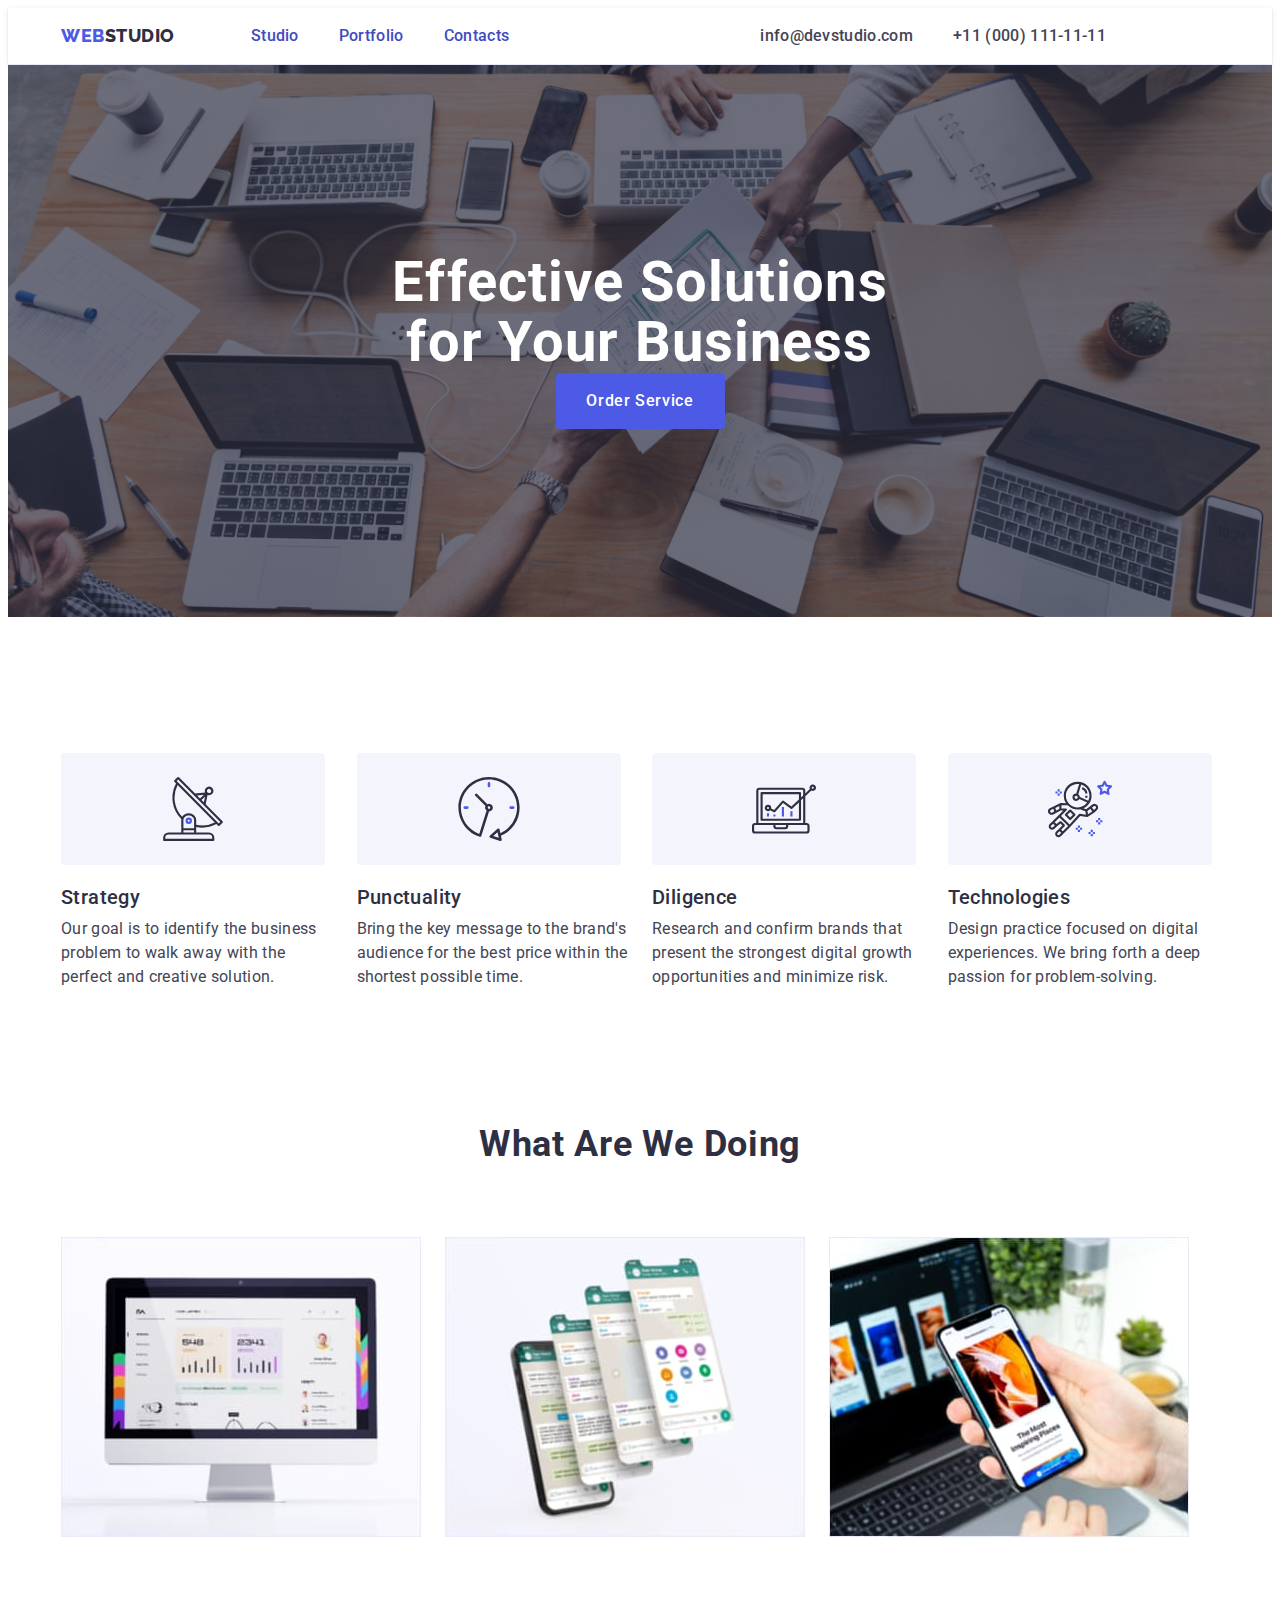
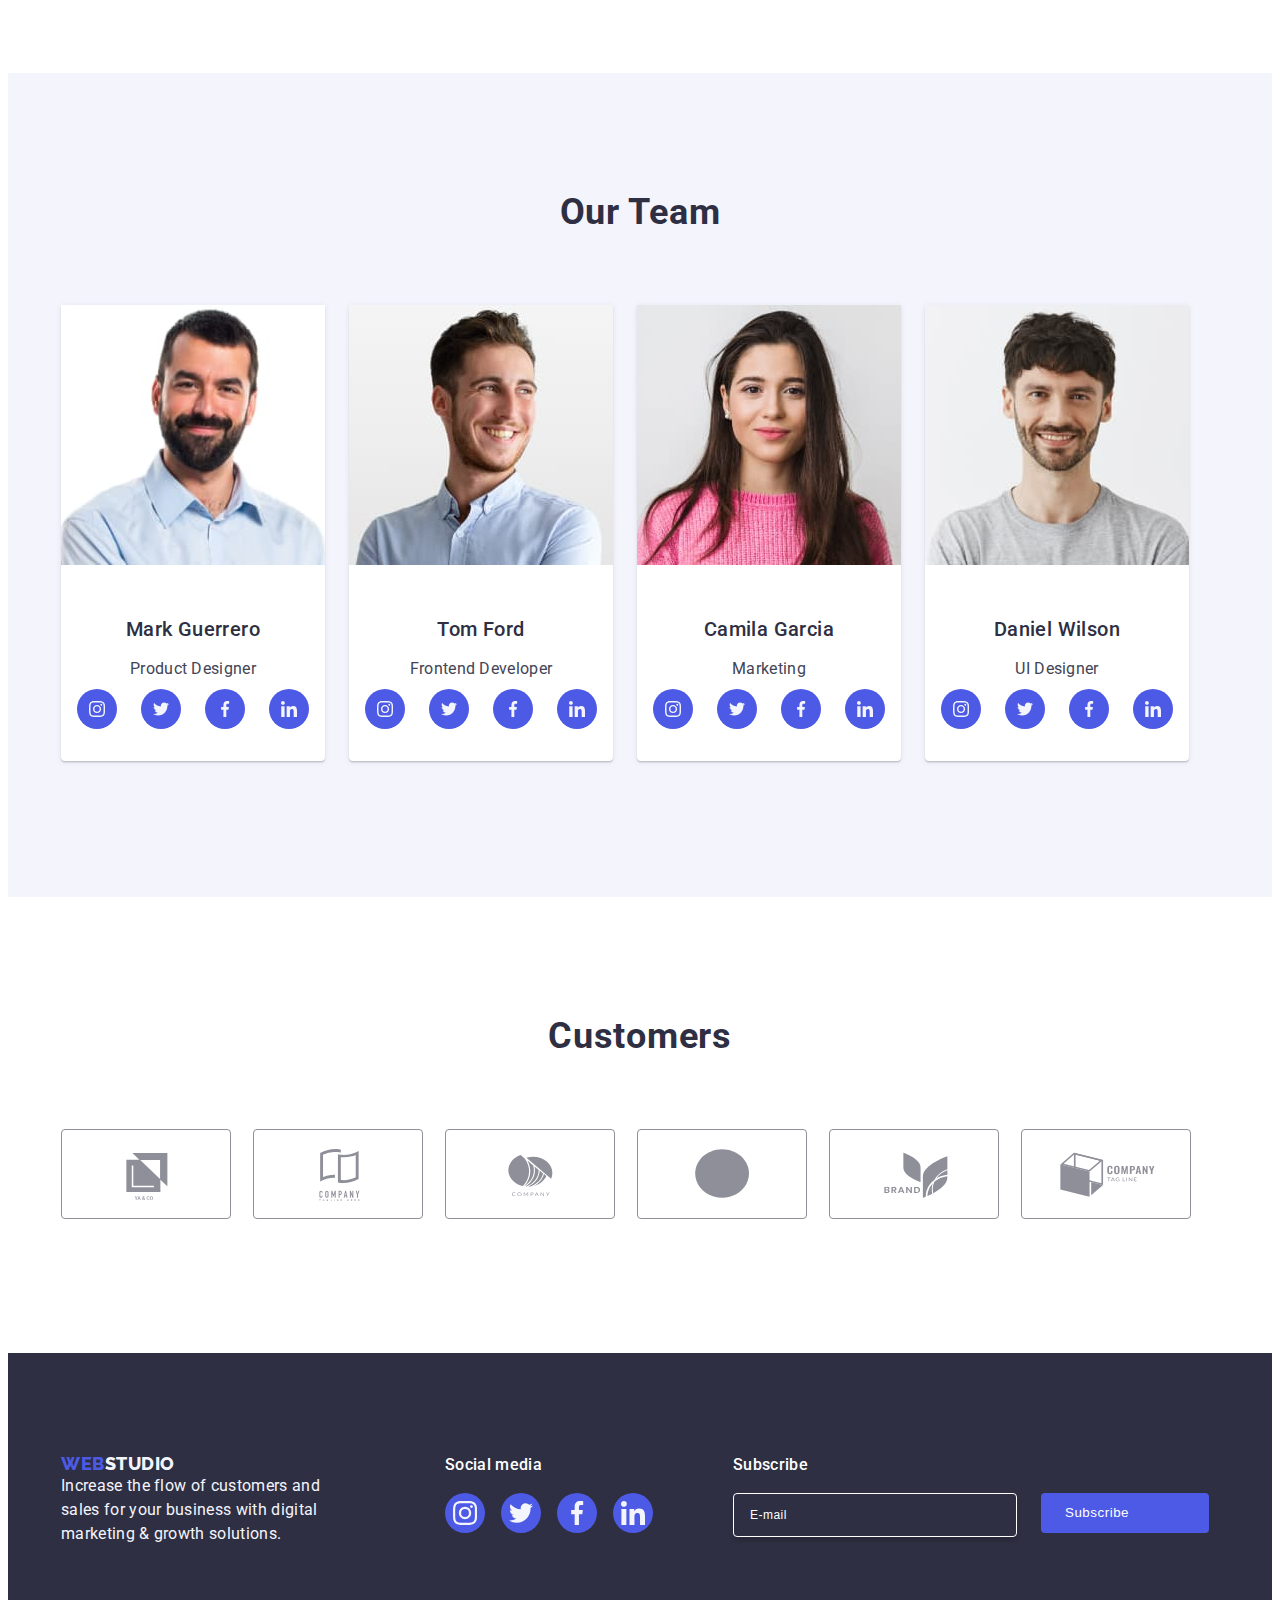
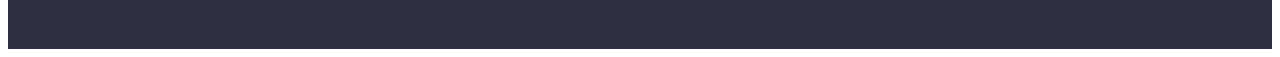
<file: index.html>
<!DOCTYPE html>
<html lang="en">
  <head>
    <meta charset="UTF-8" />
    <meta name="viewport" content="width=device-width, initial-scale=1.0" />
    <title>Studio</title>

    <link
      rel="stylesheet"
      href="https://cdnjs.cloudflare.com/ajax/libs/modern-normalize/2.0.0/modern-normalize.min.css"
      integrity="sha512-4xo8blKMVCiXpTaLzQSLSw3KFOVPWhm/TRtuPVc4WG6kUgjH6J03IBuG7JZPkcWMxJ5huwaBpOpnwYElP/m6wg=="
      crossorigin="anonymous"
      referrerpolicy="no-referrer"
    />
    <link rel="stylesheet" href="./css/styles.css" />
    <link rel="preconnect" href="https://fonts.googleapis.com" />
    <link rel="preconnect" href="https://fonts.gstatic.com" crossorigin />
    <link
      href="https://fonts.googleapis.com/css2?family=Raleway:wght@700&family=Roboto:wght@400;500;700;900&display=swap"
      rel="stylesheet"
    />
  </head>
  <body>
    <header class="header">
      <!-- Navigation -->
      <div class="header-div container">
        <nav class="nav">
          <a href="./index.html" class="logo-link link">
            Web<span class="logo-second-word">Studio</span></a
          >
          <ul class="list nav-menu">
            <li><a href="./index.html" class="nav-link link">Studio</a></li>
            <li>
              <a href="./portfolio.html" class="nav-link link">Portfolio</a>
            </li>
            <li><a href="" class="nav-link link">Contacts</a></li>
          </ul>
        </nav>
        <!-- Contact-Informations -->
        <address class="address list">
          <ul class="list address-list">
            <li>
              <a href="mailto:info@devstudio.com" class="phone-email link"
                >info@devstudio.com</a
              >
            </li>
            <li>
              <a href="tel:+110001111111" class="phone-email link"
                >+11 (000) 111-11-11</a
              >
            </li>
          </ul>
        </address>
      </div>
    </header>
    <main>
      <!-- Hero-Page / Section-1 -->
      <section class="hero-page">
        <div class="hero-div container">
          <h1 class="page-title">Effective Solutions for Your Business</h1>
          <button data-modal-open type="button" class="order-button">
            Order Service
          </button>
        </div>
      </section>
      <!-- Section-2 -->
      <section class="section-one">
        <!-- Hidden-h2-tag -->
        <div class="section-one-div container">
          <h2 class="visually-hidden">not visible</h2>
          <ul class="list section-one-list">
            <li class="section-one-list-child">
              <div class="section-one-icons">
                <svg width="64" height="64" class="section-one-svg">
                  <use href="./images/icons.svg#icon-antenna-1"></use>
                </svg>
              </div>
              <h3 class="feature-title">Strategy</h3>
              <p class="feature-content-section-two">
                Our goal is to identify the business problem to walk away with
                the perfect and creative solution.
              </p>
            </li>
            <li class="section-one-list-child">
              <div class="section-one-icons">
                <svg width="64" height="64" class="section-one-svg">
                  <use href="./images/icons.svg#icon-clock-1"></use>
                </svg>
              </div>
              <h3 class="feature-title">Punctuality</h3>
              <p class="feature-content-section-two">
                Bring the key message to the brand's audience for the best price
                within the shortest possible time.
              </p>
            </li>
            <li class="section-one-list-child">
              <div class="section-one-icons">
                <svg width="64" height="64" class="section-one-svg">
                  <use href="./images/icons.svg#icon-diagram-1"></use>
                </svg>
              </div>
              <h3 class="feature-title">Diligence</h3>
              <p class="feature-content-section-two">
                Research and confirm brands that present the strongest digital
                growth opportunities and minimize risk.
              </p>
            </li>
            <li class="section-one-list-child">
              <div class="section-one-icons">
                <svg width="64" height="64" class="section-one-svg">
                  <use href="./images/icons.svg#icon-astronaut-1"></use>
                </svg>
              </div>
              <h3 class="feature-title">Technologies</h3>
              <p class="feature-content-section-two">
                Design practice focused on digital experiences. We bring forth a
                deep passion for problem-solving.
              </p>
            </li>
          </ul>
        </div>
      </section>
      <!-- Section-3 -->
      <section class="section-two">
        <div class="section-two-div container">
          <h2 class="what-we-do-title">What are we doing</h2>
          <ul class="list section-two-list">
            <!-- test clasa -->
            <li class="section-two-list-list">
              <img
                class="section-two-images"
                src="./images/computer.jpg"
                alt="imagine monitor"
                width="360"
              />
            </li>
            <li class="section-two-list-list">
              <img
                class="section-two-images"
                src="./images/telefon1.jpg"
                alt="imagine telefon"
                width="360"
              />
            </li>
            <li class="section-two-list-list">
              <img
                class="section-two-images"
                src="./images/telefon2.jpg"
                alt="imagine telefon in mana"
                width="360"
              />
            </li>
          </ul>
        </div>
      </section>
      <!-- Section-4 -->
      <section class="section-three">
        <div class="section-three-div container">
          <h2 class="our-team">Our Team</h2>
          <ul class="list section-three-list">
            <!-- Angajat-1 -->
            <li class="list-employees">
              <img
                class="section-three-images"
                src="./images/angajat1.jpg"
                alt="poza angajat 1"
                width="264"
              />
              <div class="section-three-div-names">
                <h3 class="names">Mark Guerrero</h3>
                <p class="feature-content">Product Designer</p>
                <ul class="list section-three-ul-list-svg">
                  <li class="section-three-list-svg">
                    <a href="" class="section-three-link-svg">
                      <svg width="16" height="16" class="section-three-svg">
                        <use href="./images/icons.svg#icon-instagram-2"></use>
                      </svg>
                    </a>
                  </li>
                  <li class="section-three-list-svg">
                    <a href="" class="section-three-link-svg">
                      <svg width="16" height="16" class="section-three-svg">
                        <use href="./images/icons.svg#icon-twitter-1"></use>
                      </svg>
                    </a>
                  </li>
                  <li class="section-three-list-svg">
                    <a href="" class="section-three-link-svg">
                      <svg width="16" height="16" class="section-three-svg">
                        <use href="./images/icons.svg#icon-facebook-1"></use>
                      </svg>
                    </a>
                  </li>
                  <li class="section-three-list-svg">
                    <a href="" class="section-three-link-svg">
                      <svg width="16" height="16" class="section-three-svg">
                        <use href="./images/icons.svg#icon-linkedin-1"></use>
                      </svg>
                    </a>
                  </li>
                </ul>
              </div>
            </li>
            <!-- Angajat-2 -->
            <li class="list-employees">
              <img
                class="section-three-images"
                src="./images/angajat2.jpg"
                alt="poza angajat 2"
                width="264"
              />
              <div class="section-three-div-names">
                <h3 class="names">Tom Ford</h3>
                <p class="feature-content">Frontend Developer</p>
                <ul class="list section-three-ul-list-svg">
                  <li class="section-three-list-svg">
                    <a href="" class="section-three-link-svg">
                      <svg width="16" height="16" class="section-three-svg">
                        <use href="./images/icons.svg#icon-instagram-2"></use>
                      </svg>
                    </a>
                  </li>
                  <li class="section-three-list-svg">
                    <a href="" class="section-three-link-svg">
                      <svg width="16" height="16" class="section-three-svg">
                        <use href="./images/icons.svg#icon-twitter-1"></use>
                      </svg>
                    </a>
                  </li>
                  <li class="section-three-list-svg">
                    <a href="" class="section-three-link-svg">
                      <svg width="16" height="16" class="section-three-svg">
                        <use href="./images/icons.svg#icon-facebook-1"></use>
                      </svg>
                    </a>
                  </li>
                  <li class="section-three-list-svg">
                    <a href="" class="section-three-link-svg">
                      <svg width="16" height="16" class="section-three-svg">
                        <use href="./images/icons.svg#icon-linkedin-1"></use>
                      </svg>
                    </a>
                  </li>
                </ul>
              </div>
            </li>
            <!-- Angajat-3 -->
            <li class="list-employees">
              <img
                class="section-three-images"
                src="./images/angajat3.jpg"
                alt="poza angajat 3"
                width="264"
              />
              <div class="section-three-div-names">
                <h3 class="names">Camila Garcia</h3>
                <p class="feature-content">Marketing</p>
                <ul class="list section-three-ul-list-svg">
                  <li class="section-three-list-svg">
                    <a href="" class="section-three-link-svg">
                      <svg width="16" height="16" class="section-three-svg">
                        <use href="./images/icons.svg#icon-instagram-2"></use>
                      </svg>
                    </a>
                  </li>
                  <li class="section-three-list-svg">
                    <a href="" class="section-three-link-svg">
                      <svg width="16" height="16" class="section-three-svg">
                        <use href="./images/icons.svg#icon-twitter-1"></use>
                      </svg>
                    </a>
                  </li>
                  <li class="section-three-list-svg">
                    <a href="" class="section-three-link-svg">
                      <svg width="16" height="16" class="section-three-svg">
                        <use href="./images/icons.svg#icon-facebook-1"></use>
                      </svg>
                    </a>
                  </li>
                  <li class="section-three-list-svg">
                    <a href="" class="section-three-link-svg">
                      <svg width="16" height="16" class="section-three-svg">
                        <use href="./images/icons.svg#icon-linkedin-1"></use>
                      </svg>
                    </a>
                  </li>
                </ul>
              </div>
            </li>
            <!-- Angajat-4 -->
            <li class="list-employees">
              <img
                class="section-three-images"
                src="./images/angajat4.jpg"
                alt="poza angajat 4"
                width="264"
              />
              <div class="section-three-div-names">
                <h3 class="names">Daniel Wilson</h3>
                <p class="feature-content">UI Designer</p>
                <ul class="list section-three-ul-list-svg">
                  <li class="section-three-list-svg">
                    <a href="" class="section-three-link-svg">
                      <svg width="16" height="16" class="section-three-svg">
                        <use href="./images/icons.svg#icon-instagram-2"></use>
                      </svg>
                    </a>
                  </li>
                  <li class="section-three-list-svg">
                    <a href="" class="section-three-link-svg">
                      <svg width="16" height="16" class="section-three-svg">
                        <use href="./images/icons.svg#icon-twitter-1"></use>
                      </svg>
                    </a>
                  </li>
                  <li class="section-three-list-svg">
                    <a href="" class="section-three-link-svg">
                      <svg width="16" height="16" class="section-three-svg">
                        <use href="./images/icons.svg#icon-facebook-1"></use>
                      </svg>
                    </a>
                  </li>
                  <li class="section-three-list-svg">
                    <a href="" class="section-three-link-svg">
                      <svg width="16" height="16" class="section-three-svg">
                        <use href="./images/icons.svg#icon-linkedin-1"></use>
                      </svg>
                    </a>
                  </li>
                </ul>
              </div>
            </li>
          </ul>
        </div>
      </section>
      <!-- Section-5 -->
      <section class="section-five">
        <div class="container section-five-div">
          <h2 class="section-five-title">Customers</h2>
          <ul class="list section-five-ul-list">
            <li class="section-five-list">
              <a href="" class="section-five-link">
                <svg width="104" height="56" class="section-five-svg">
                  <use href="./images/icons.svg#icon-Logo"></use>
                </svg>
              </a>
            </li>
            <li class="section-five-list">
              <a href="" class="section-five-link">
                <svg width="104" height="56" class="section-five-svg">
                  <use href="./images/icons.svg#icon-Logo2"></use>
                </svg>
              </a>
            </li>
            <li class="section-five-list">
              <a href="" class="section-five-link">
                <svg width="104" height="56" class="section-five-svg">
                  <use href="./images/icons.svg#icon-Logo3"></use>
                </svg>
              </a>
            </li>
            <li class="section-five-list">
              <a href="" class="section-five-link">
                <svg width="104" height="56" class="section-five-svg">
                  <use href="./images/icons.svg#icon-Vector"></use>
                </svg>
              </a>
            </li>
            <li class="section-five-list">
              <a href="" class="section-five-link">
                <svg width="104" height="56" class="section-five-svg">
                  <use href="./images/icons.svg#icon-Logo4"></use>
                </svg>
              </a>
            </li>
            <li class="section-five-list">
              <a href="" class="section-five-link">
                <svg width="104" height="56" class="section-five-svg">
                  <use href="./images/icons.svg#icon-Logo5"></use>
                </svg>
              </a>
            </li>
          </ul>
        </div>
      </section>
    </main>
    <footer class="foooter-bg">
      <!-- Logo-Footer -->
      <div class="footer-div container">
        <div class="footer-div-logo">
          <a href="./index.html" class="logo-link link">
            Web<span class="logo-second-word-footer">Studio</span></a
          >
          <p class="footer-text">
            Increase the flow of customers and sales for your business with
            digital marketing & growth solutions.
          </p>
          <address></address>
        </div>
        <div class="social-media-div">
          <p class="social-media-text">Social media</p>
          <ul class="list footer-ul-list-svg">
            <li class="footer-list-svg">
              <a href="" class="footer-link-svg">
                <svg width="24" height="24" class="footer-svg">
                  <use href="./images/icons.svg#icon-instagram-2"></use>
                </svg>
              </a>
            </li>
            <li class="footer-list-svg">
              <a href="" class="footer-link-svg">
                <svg width="24" height="24" class="footer-svg">
                  <use href="./images/icons.svg#icon-twitter-1"></use>
                </svg>
              </a>
            </li>
            <li class="footer-list-svg">
              <a href="" class="footer-link-svg">
                <svg width="24" height="24" class="footer-svg">
                  <use href="./images/icons.svg#icon-facebook-1"></use>
                </svg>
              </a>
            </li>
            <li class="footer-list-svg">
              <a href="" class="footer-link-svg">
                <svg width="24" height="24" class="footer-svg">
                  <use href="./images/icons.svg#icon-linkedin-1"></use>
                </svg>
              </a>
            </li>
          </ul>
        </div>
        <div class="footer-subscribe">
          <p class="footer-subscribe-p">Subscribe</p>
          <form name="mailsub" class="footer-form">
            <label class="footer-label">
              <input
                name="subscription"
                type="email"
                placeholder="E-mail"
                class="footer-form-input"
              />
            </label>
            <button type="submit" class="subscribe-button">
              Subscribe
              <svg width="24" height="24" class="subscribe-svg">
                <use
                  href="./images/icons.svg#linkedin-1"
                  class="subscribe-svg-svg"
                ></use>
              </svg>
            </button>
          </form>
        </div>
      </div>
    </footer>
    <div data-modal class="modal-div is-hidden">
      <div class="modal-container">
        <button type="button" class="modal-button" data-modal-close>
          <svg width="8" height="8" class="modal-svg">
            <use href="./images/icons.svg#icon-linkedin-1"></use>
          </svg>
        </button>
        <p class="modal-p">Leave your contacts and we will call you back</p>
        <!-- <div class="form-div"> -->
        <form name="sign-up" class="modal-form">
          <div class="modal-div-name">
            <label for="user-name" class="modal-label-name"> Name </label>
            <div class="modal-label-div">
              <input
                name="user-name"
                id="user-name"
                type="text"
                class="modal-input-name"
              />
              <svg width="18" height="24" class="modal-input-name-svg">
                <use href="./images/icons.svg#linkedin-1"></use>
              </svg>
            </div>
          </div>

          <div class="modal-div-name">
            <label class="modal-label-name"> Phone </label>
            <div class="modal-label-div">
              <input
                name="phone"
                id="phone"
                type="tel"
                class="modal-input-name"
              />
              <svg width="18" height="24" class="modal-input-name-svg">
                <use href="./images/icons.svg#linkedin-1"></use>
              </svg>
            </div>
          </div>

          <div class="modal-div-name">
            <label class="modal-label-name"> Email </label>
            <div class="modal-label-div">
              <input
                class="modal-input-name"
                type="email"
                id="email"
                name="email"
              />
              <svg width="18" height="24" class="modal-input-name-svg">
                <use href="./images/icons.svg#linkedin-1"></use>
              </svg>
            </div>
          </div>
          <div class="modal-div-textarea">
            <label for="user-comment" class="modal-label-name">Comment</label>
            <textarea
              name="user-comment"
              id="user-comment"
              cols="30"
              rows="10"
              placeholder="Text input"
              class="modal-textarea"
            ></textarea>
          </div>

          <div class="modal-div-checkbox">
            <input
              name="user-privacy"
              id="user-privacy"
              type="checkbox"
              value="true"
              class="modal-input-checkbox visually-hidden"
            />
            <!-- nebunie -->
            <label for="user-privacy" class="modal-label-checkbox">
              I accept the terms and conditions of the
              <span class="checkbox-span">
                <svg width="10" height="8" class="checkbox-svg">
                  <use href="./images/icons.svg#linkedin-1"></use>
                </svg> </span
              ><a href="" class="privacy-link">Privacy Policy</a></label
            >
            <!-- nebunie -->
          </div>
          <button type="submit" class="moadal-form-button">Send</button>
        </form>
        <!-- </div> -->
      </div>
    </div>
    <script src="./js/modal.js"></script>
  </body>
</html>
</file>
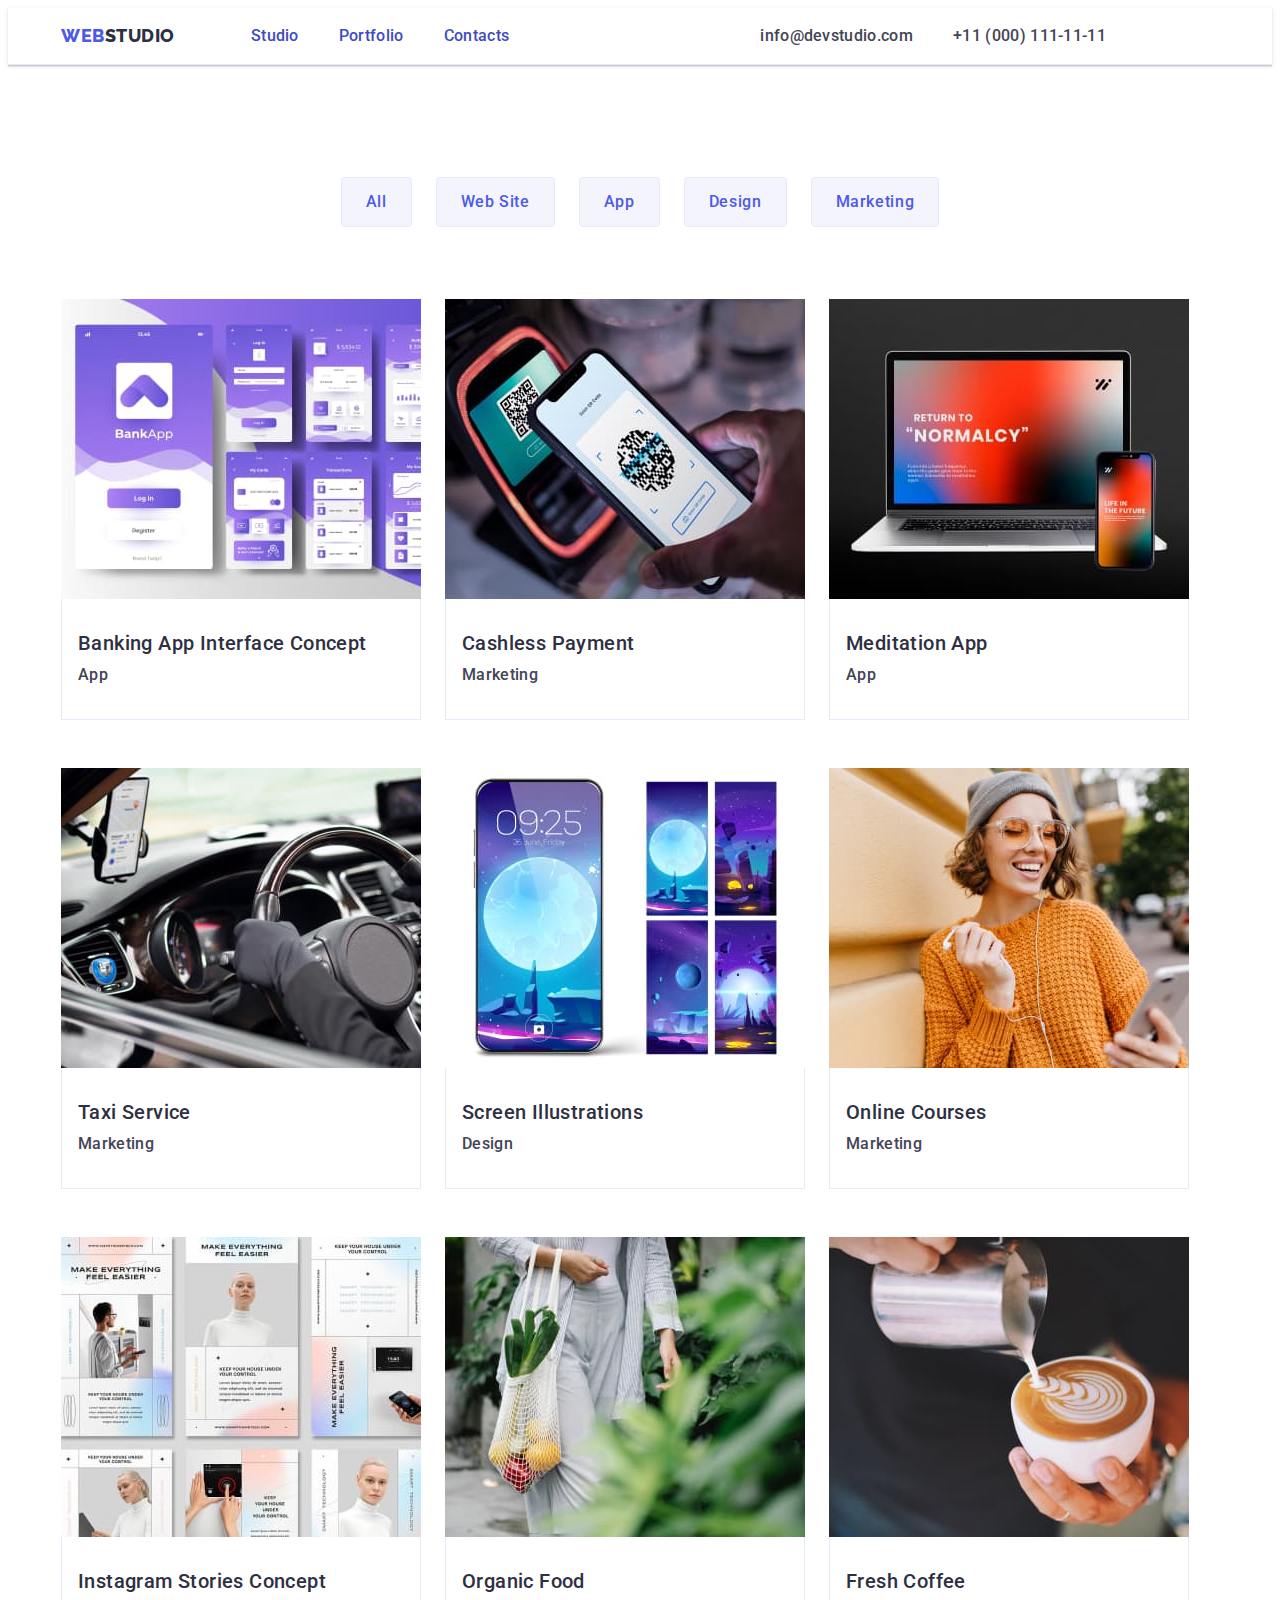
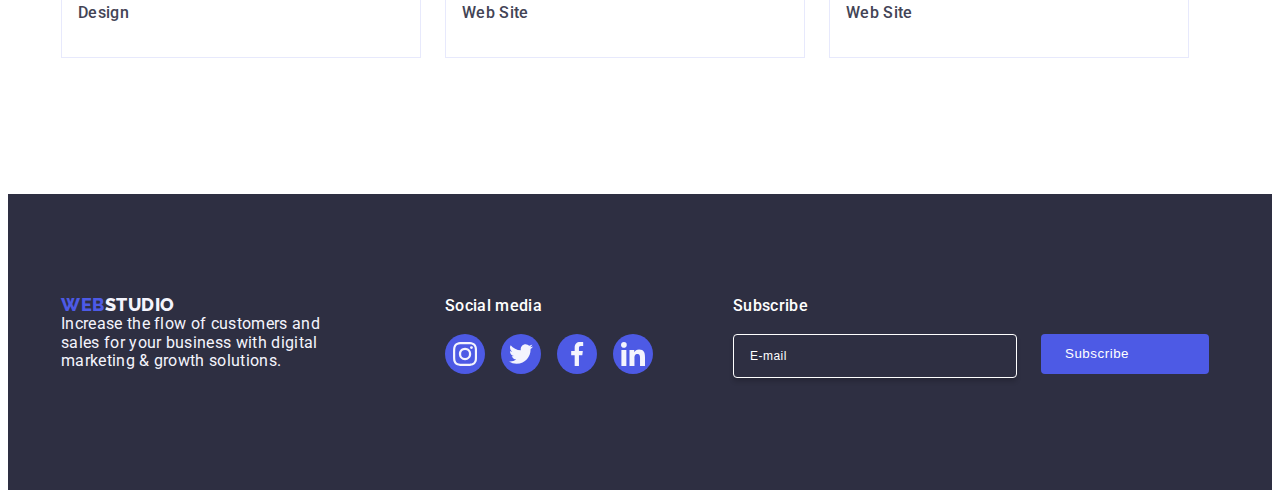
<file: portfolio.html>
<!DOCTYPE html>
<html lang="en">
  <head>
    <meta charset="UTF-8" />
    <meta name="viewport" content="width=device-width, initial-scale=1.0" />
    <title>Portofolio</title>

    <link
      rel="stylesheet"
      href="https://cdnjs.cloudflare.com/ajax/libs/modern-normalize/2.0.0/modern-normalize.min.css"
      integrity="sha512-4xo8blKMVCiXpTaLzQSLSw3KFOVPWhm/TRtuPVc4WG6kUgjH6J03IBuG7JZPkcWMxJ5huwaBpOpnwYElP/m6wg=="
      crossorigin="anonymous"
      referrerpolicy="no-referrer"
    />
    <link rel="stylesheet" href="./css/styles.css" />
    <link rel="preconnect" href="https://fonts.googleapis.com" />
    <link rel="preconnect" href="https://fonts.gstatic.com" crossorigin />
    <link
      href="https://fonts.googleapis.com/css2?family=Raleway:wght@700&family=Roboto:wght@400;500;700;900&display=swap"
      rel="stylesheet"
    />
  </head>
  <body>
    <header class="header">
      <!-- Navigation -->
      <div class="header-div container">
        <nav class="nav">
          <a href="./index.html" class="logo-link link">
            Web<span class="logo-second-word">Studio</span></a
          >
          <ul class="list nav-menu">
            <li><a href="./index.html" class="nav-link link">Studio</a></li>
            <li>
              <a href="./portfolio.html" class="nav-link link">Portfolio</a>
            </li>
            <li><a href="" class="nav-link link">Contacts</a></li>
          </ul>
        </nav>
        <!-- Contact-Informations -->
        <address class="address list">
          <ul class="list address-list">
            <li>
              <a href="mailto:info@devstudio.com" class="phone-email link"
                >info@devstudio.com</a
              >
            </li>
            <li>
              <a href="tel:+110001111111" class="phone-email link"
                >+11 (000) 111-11-11</a
              >
            </li>
          </ul>
        </address>
      </div>
    </header>
    <main>
      <!-- Filter-Section -->
      <section class="filter-section">
        <div class="portfolio-section-div container">
          <h1 class="visually-hidden">nu poate fi gol</h1>
          <ul class="list buttons-list">
            <li>
              <button type="button" class="button">All</button>
            </li>
            <li>
              <button type="button" class="button">Web Site</button>
            </li>
            <li>
              <button type="button" class="button">App</button>
            </li>
            <li>
              <button type="button" class="button">Design</button>
            </li>
            <li>
              <button type="button" class="button">Marketing</button>
            </li>
          </ul>
          <ul class="list portfolio-list">
            <li class="portfolio-list-list">
              <a href="" class="link portfolio-link">
                <div class="transition-portfolio-div">
                  <img
                    src="./images/bankapp.jpg"
                    alt="bank aplication"
                    width="360"
                  />
                  <p class="transition-portfolio-paragraf">
                    14 Stylish and User-Friendly App Design Concepts · Task
                    Manager App · Calorie Tracker App · Exotic Fruit Ecommerce
                    App · Cloud Storage App
                  </p>
                </div>
                <div class="portfolio-link-div">
                  <h2 class="projects-name">Banking App Interface Concept</h2>
                  <p class="projects-description">App</p>
                </div>
              </a>
            </li>
            <li class="portfolio-list-list">
              <a href="" class="link portfolio-link">
                <div class="transition-portfolio-div">
                  <img
                    src="./images/phoneapp.jpg"
                    alt="phone aplication"
                    width="360"
                  />
                  <p class="transition-portfolio-paragraf">
                    14 Stylish and User-Friendly App Design Concepts · Task
                    Manager App · Calorie Tracker App · Exotic Fruit Ecommerce
                    App · Cloud Storage App
                  </p>
                </div>
                <div class="portfolio-link-div">
                  <h2 class="projects-name">Cashless Payment</h2>
                  <p class="projects-description">Marketing</p>
                </div>
              </a>
            </li>
            <li class="portfolio-list-list">
              <a href="" class="link portfolio-link">
                <div class="transition-portfolio-div">
                  <img
                    src="./images/computerapp.jpg"
                    alt="computer aplication"
                    width="360"
                  />
                  <p class="transition-portfolio-paragraf">
                    14 Stylish and User-Friendly App Design Concepts · Task
                    Manager App · Calorie Tracker App · Exotic Fruit Ecommerce
                    App · Cloud Storage App
                  </p>
                </div>
                <div class="portfolio-link-div">
                  <h2 class="projects-name">Meditation App</h2>
                  <p class="projects-description">App</p>
                </div>
              </a>
            </li>
            <li class="portfolio-list-list">
              <a href="" class="link portfolio-link">
                <div class="transition-portfolio-div">
                  <img src="./images/car.jpg" alt="inide the car" width="360" />
                  <p class="transition-portfolio-paragraf">
                    14 Stylish and User-Friendly App Design Concepts · Task
                    Manager App · Calorie Tracker App · Exotic Fruit Ecommerce
                    App · Cloud Storage App
                  </p>
                </div>
                <div class="portfolio-link-div">
                  <h2 class="projects-name">Taxi Service</h2>
                  <p class="projects-description">Marketing</p>
                </div>
              </a>
            </li>
            <li class="portfolio-list-list">
              <a href="" class="link portfolio-link">
                <div class="transition-portfolio-div">
                  <img
                    src="./images/phone-interface.jpg"
                    alt="phone interface"
                    width="360"
                  />
                  <p class="transition-portfolio-paragraf">
                    14 Stylish and User-Friendly App Design Concepts · Task
                    Manager App · Calorie Tracker App · Exotic Fruit Ecommerce
                    App · Cloud Storage App
                  </p>
                </div>
                <div class="portfolio-link-div">
                  <h2 class="projects-name">Screen Illustrations</h2>
                  <p class="projects-description">Design</p>
                </div>
              </a>
            </li>
            <li class="portfolio-list-list">
              <a href="" class="link portfolio-link">
                <div class="transition-portfolio-div">
                  <img src="./images/person.jpg" alt="persoana" width="360" />
                  <p class="transition-portfolio-paragraf">
                    14 Stylish and User-Friendly App Design Concepts · Task
                    Manager App · Calorie Tracker App · Exotic Fruit Ecommerce
                    App · Cloud Storage App
                  </p>
                </div>
                <div class="portfolio-link-div">
                  <h2 class="projects-name">Online Courses</h2>
                  <p class="projects-description">Marketing</p>
                </div>
              </a>
            </li>
            <li class="portfolio-list-list">
              <a href="" class="link portfolio-link">
                <div class="transition-portfolio-div">
                  <img
                    src="./images/app-showcase.jpg"
                    alt="aplication interface"
                    width="360"
                  />
                  <p class="transition-portfolio-paragraf">
                    14 Stylish and User-Friendly App Design Concepts · Task
                    Manager App · Calorie Tracker App · Exotic Fruit Ecommerce
                    App · Cloud Storage App
                  </p>
                </div>
                <div class="portfolio-link-div">
                  <h2 class="projects-name">Instagram Stories Concept</h2>
                  <p class="projects-description">Design</p>
                </div>
              </a>
            </li>
            <li class="portfolio-list-list">
              <a href="" class="link portfolio-link">
                <div class="transition-portfolio-div">
                  <img
                    src="./images/groceries.jpg"
                    alt="groceries"
                    width="360"
                  />
                  <p class="transition-portfolio-paragraf">
                    14 Stylish and User-Friendly App Design Concepts · Task
                    Manager App · Calorie Tracker App · Exotic Fruit Ecommerce
                    App · Cloud Storage App
                  </p>
                </div>
                <div class="portfolio-link-div">
                  <h2 class="projects-name">Organic Food</h2>
                  <p class="projects-description">Web Site</p>
                </div>
              </a>
            </li>
            <li class="portfolio-list-list">
              <a href="" class="link portfolio-link">
                <div class="transition-portfolio-div">
                  <img src="./images/coffe.jpg" alt="coffe" width="360" />
                  <p class="transition-portfolio-paragraf">
                    14 Stylish and User-Friendly App Design Concepts · Task
                    Manager App · Calorie Tracker App · Exotic Fruit Ecommerce
                    App · Cloud Storage App
                  </p>
                </div>
                <div class="portfolio-link-div">
                  <h2 class="projects-name">Fresh Coffee</h2>
                  <p class="projects-description">Web Site</p>
                </div>
              </a>
            </li>
          </ul>
        </div>
      </section>
    </main>
    <footer class="foooter-bg">
      <!-- Logo-Footer -->
      <div class="footer-div container">
        <div class="footer-div-logo">
          <a href="./index.html" class="logo-link link">
            Web<span class="logo-second-word-footer">Studio</span></a
          >
          <p class="footer-text-portfolio">
            Increase the flow of customers and sales for your business with
            digital marketing & growth solutions.
          </p>
          <address></address>
        </div>
        <div class="social-media-div">
          <p class="social-media-text">Social media</p>
          <ul class="list footer-ul-list-svg">
            <li class="footer-list-svg">
              <a href="" class="footer-link-svg">
                <svg width="24" height="24" class="footer-svg">
                  <use href="./images/icons.svg#icon-instagram-2"></use>
                </svg>
              </a>
            </li>
            <li class="footer-list-svg">
              <a href="" class="footer-link-svg">
                <svg width="24" height="24" class="footer-svg">
                  <use href="./images/icons.svg#icon-twitter-1"></use>
                </svg>
              </a>
            </li>
            <li class="footer-list-svg">
              <a href="" class="footer-link-svg">
                <svg width="24" height="24" class="footer-svg">
                  <use href="./images/icons.svg#icon-facebook-1"></use>
                </svg>
              </a>
            </li>
            <li class="footer-list-svg">
              <a href="" class="footer-link-svg">
                <svg width="24" height="24" class="footer-svg">
                  <use href="./images/icons.svg#icon-linkedin-1"></use>
                </svg>
              </a>
            </li>
          </ul>
        </div>
        <div class="footer-subscribe">
          <p class="footer-subscribe-p">Subscribe</p>
          <form name="mailsub" class="footer-form">
            <label class="footer-label">
              <input
                name="subscription"
                type="email"
                placeholder="E-mail"
                class="footer-form-input"
              />
            </label>
            <button type="submit" class="subscribe-button">
              Subscribe
              <svg width="24" height="24" class="subscribe-svg">
                <use
                  href="./images/icons.svg#linkedin-1"
                  class="subscribe-svg-svg"
                ></use>
              </svg>
            </button>
          </form>
        </div>
      </div>
    </footer>
  </body>
</html>
</file>
<file: css/styles.css>
:root {
  --main-color-white: white;
  --text-color-navy: #2e2f42;
  --text-color-slate: #434455;
  --text-color-cloud: #f4f4fd;
  --text-color-logo: #4d5ae5;
  --background-color: #2e2f42;
  --button-hover-color: #404bbf;
  --logo-font-family: "Raleway", sans-serif;
  --text-font-family: "Roboto", sans-serif;
}

body {
  font-family: var(--text-font-family);
  background-color: var(--main-color-white);
  color: var(--text-color-slate);
}

ul {
  padding: 0;
}
p {
  margin: 0;
}

h2 {
  margin: 0;
}

/* button {
  margin: 0;
} */

.link {
  text-decoration: none;
  font-weight: 500;
  line-height: 1.5;
  letter-spacing: 0.02em;
  color: var(--list-color);
}

.link:hover {
  color: #404bbf;
}
.link:focus {
  color: #404bbf;
}

.list {
  list-style: none;
}

img {
  display: block;
}

.container {
  width: 1158px;
  margin: 0 auto;
  padding: 0 15px;
}

.header {
  border-bottom: 1px solid #e7e9fc;
  box-shadow: 0px 2px 1px rgba(46, 47, 66, 0.08),
    0px 1px 1px rgba(46, 47, 66, 0.16), 0px 1px 6px rgba(46, 47, 66, 0.08);
}

.header-div {
  display: flex;
  width: 1158px;
  margin: 0 auto;
  padding: 0 15px;
}

.nav {
  display: flex;
  align-items: center;
}

.nav-link {
  color: var(--text-color-navy);
  font-size: 16px;
  font-weight: 500;
  line-height: 150%;
  letter-spacing: 0.32px;
  padding: 24px 0;
  transition: color 250ms cubic-bezier(0.4, 0, 0.2, 1);
  position: relative;
  color: #404bbf;
}

.nav-link::after {
  position: absolute;
  content: "";
  left: 0;
  bottom: -1px;
  height: 4px;
  background-color: #404bbf;
  border-radius: 2px;
  transition: color 250ms cubic-bezier(0.4, 0, 0.2, 1);
}

.nav-link:hover .nav-link:focus {
  color: var(--button-hover-color);
}

.nav-menu {
  display: flex;
  gap: 40px;
}

.logo-link {
  color: var(--text-color-logo);
  font-family: var(--logo-font-family);
  font-size: 18px;
  font-weight: 800;
  line-height: 1.17;
  letter-spacing: 0.54px;
  text-transform: uppercase;
  margin-right: 76px;
  display: inline-block;
  /* Modificat din tema 3 */
  /* margin-bottom: 16px; */
}

.logo-second-word {
  color: var(--text-color-navy);
}

.address {
  color: var(--text-color-slate);
  font-size: 16px;
  font-style: normal;
  line-height: 150%;
  letter-spacing: 0.32px;
}

.address-list {
  display: flex;
  gap: 40px;
  /* adaugat in tema 4 */
  padding-left: 251px;
}

.address:hover .address:focus {
  color: var(--text-color-cloud);
}

.hero-page {
  background-color: var(--text-color-navy);
  padding: 188px 0;
  background-image: linear-gradient(
      rgba(46, 47, 66, 0.7),
      rgba(46, 47, 66, 0.7)
    ),
    url(../images/background-hero.jpg);
  max-width: 1440px;
  background-repeat: no-repeat;
  background-position: center;
  background-size: cover;
}

.page-title {
  color: var(--main-color-white);
  text-align: center;
  font-size: 56px;
  font-weight: 700;
  line-height: 107.143%;
  letter-spacing: 1.12px;
  max-width: 496px;
  /* adaugat in tema 4 */
  margin: auto;
}

.order-button {
  background-color: #4d5ae5;
  font-family: "Roboto", sans-serif;
  font-weight: 500;
  font-size: 16px;
  line-height: 1.5;
  letter-spacing: 0.04em;
  color: #ffffff;
  cursor: pointer;
  display: block;
  min-width: 169px;
  height: 56px;
  border: none;
  border-radius: 4px;
  /* adaugat in tema 4 */
  margin: auto;
  transition: background-color 250ms cubic-bezier(0.4, 0, 0.2, 1);
}

.order-button:hover {
  background-color: #404bbf;
}
.order-button:focus {
  background-color: #404bbf;
}

.button {
  font-family: "Roboto", sans-serif;
  font-weight: 500;
  font-size: 16px;
  line-height: 1.5;
  letter-spacing: 0.04em;
  color: #4d5ae5;
  background-color: #f4f4fd;

  cursor: pointer;
  padding: 12px 24px;
  border: 1px solid #e7e9fc;
  border-radius: 4px;
  transition: color 250ms cubic-bezier(0.4, 0, 0.2, 1),
    background-color 250ms cubic-bezier(0.4, 0, 0.2, 1),
    border-color 250ms cubic-bezier(0.4, 0, 0.2, 1),
    box-shadow 250ms cubic-bezier(0.4, 0, 0.2, 1);
}

.button:hover {
  background-color: #404bbf;
  color: #ffffffff;
  border: 1px solid transparent;
  box-shadow: 0px 3px 1px rgba(0, 0, 0, 0.1), 0px 2px 1px rgba(0, 0, 0, 0.08),
    0px 2px 2px rgba(0, 0, 0, 0.12);
}
.button:focus {
  background-color: #404bbf;
  color: #ffffffff;
  border: 1px solid transparent;
  box-shadow: 0px 3px 1px rgba(0, 0, 0, 0.1), 0px 2px 1px rgba(0, 0, 0, 0.08),
    0px 2px 2px rgba(0, 0, 0, 0.12);
}

.portfolio-list {
  display: flex;
  flex-wrap: wrap;
  column-gap: 24px;
  row-gap: 48px;
}

.portfolio-link {
  width: calc((100%-48px) / 3);
  display: block;
  transition: box-shadow 250ms cubic-bezier(0.4, 0, 0.2, 1);
}

.portfolio-link:hover {
  box-shadow: 0px 1px 6px rgba(46, 47, 66, 0.08),
    0px 1px 1px rgba(46, 47, 66, 0.16), 0px 2px 1px rgba(46, 47, 66, 0.08);
}

.portfolio-link:focus {
  box-shadow: 0px 1px 6px rgba(46, 47, 66, 0.08),
    0px 1px 1px rgba(46, 47, 66, 0.16), 0px 2px 1px rgba(46, 47, 66, 0.08);
}

.portfolio-link:hover .transition-portfolio-paragraf {
  transform: translateY(0%);
}

.portfolio-link:focus .transition-portfolio-paragraf {
  transform: translateY(0%);
}

.transition-portfolio-div {
  position: relative;
  overflow: hidden;
}

.transition-portfolio-paragraf {
  position: absolute;
  top: 0;
  font-size: 16px;
  line-height: 1.5;
  letter-spacing: 0.02em;
  color: var(--text-color-cloud);
  padding: 40px 32px;
  background-color: #4d5ae5;
  height: 100%;
  width: 100%;
  transform: translateY(100%);
  transition: transform 250ms cubic-bezier(0.4, 0, 0.2, 1);
}

.portfolio-link-div {
  padding: 32px 16px;
  border: 1px solid #e7e9fc;
  border-top: none;
}

.section-one-icons {
  display: flex;
  justify-content: center;
  align-items: center;
  width: 264px;
  height: 112px;
  border-radius: 4px;
  background: #f4f4fd;
  margin-bottom: 8px;
}

.section-one-svg {
  width: 64px;
  height: 64px;
}

.section-one {
  padding: 120px 0;
}

.visually-hidden {
  position: absolute;
  width: 1px;
  height: 1px;
  margin: -1px;
  border: 0;
  padding: 0;

  white-space: nowrap;
  clip-path: inset(100%);
  clip: rect(0 0 0 0);
  overflow: hidden;
}

/* .section-one-div {
} */

.section-one-list {
  display: flex;
  gap: 24px;
}

.section-one-list-child {
  width: 100%;
  min-width: 264px;
}

.feature-title {
  font-size: 20px;
  font-weight: 500;
  line-height: 120%;
  letter-spacing: 0.4px;
  color: var(--text-color-navy);
  margin-bottom: 8px;
}

.feature-content-section-two {
  font-size: 16px;
  line-height: 150%;
  letter-spacing: 0.32px;
  color: var(--text-color-slate);
}

.feature-content {
  font-size: 16px;
  line-height: 150%;
  letter-spacing: 0.32px;
  color: var(--text-color-slate);
  text-align: center;
}

.section-two {
  padding-bottom: 120px;
}

.what-we-do-title {
  font-size: 36px;
  font-weight: 700;
  line-height: 111.111%;
  letter-spacing: 0.72px;
  text-align: center;
  text-transform: capitalize;
  color: var(--text-color-navy);
  margin-bottom: 72px;
}

.section-two-list {
  display: flex;
  gap: 24px;
}

.section-two-images {
  min-width: 264;
}

.section-three {
  background-color: var(--text-color-cloud);
  padding: 120px 0;
}

.our-team {
  font-size: 36px;
  font-weight: 700;
  line-height: 111.111%;
  letter-spacing: 0.72px;
  text-align: center;
  text-transform: capitalize;
  color: var(--text-color-navy);
  margin-bottom: 72px;
}

.section-three-list {
  display: flex;
  gap: 24px;
}

/* .section-three-images {
  width: calc((100%-72px) / 4);
  border-radius: 0px 0px 4px 4px;
} */

.section-three-div-names {
  padding: 32px 0;
  display: flex;
  width: 264px;
  flex-direction: column;
  justify-content: center;
  align-items: center;
  gap: 8px;
}

.names {
  font-size: 20px;
  font-weight: 500;
  line-height: 120%;
  letter-spacing: 0.4px;
  color: var(--text-color-navy);
  text-align: center;
  margin-bottom: 8px;
}

.specialization {
  font-size: 16px;
  line-height: 1.5;
  letter-spacing: 0.02em;
  color: var(--text-color-slate);
  text-align: center;
}

.section-three-ul-list-svg {
  display: flex;
  justify-content: center;
  gap: 24px;
}

.section-three-list-svg {
  width: 40px;
  height: 40px;
}

.section-three-link-svg {
  height: 100%;
  width: 100%;
  background-color: #4d5ae5;
  border-radius: 50%;
  display: flex;
  align-items: center;
  justify-content: center;
  transition: background-color 250ms cubic-bezier(0.4, 0, 0.2, 1);
}

.section-three-link-svg:hover {
  background-color: #404bbf;
}

.section-three-link-svg:focus {
  background-color: #404bbf;
}

.section-three-svg {
  fill: #f4f4fd;
  width: 16px;
  height: 16px;
}

.list-employees {
  background-color: var(--main-color-white);
  width: calc((100%-72px) / 4);
  border-radius: 0px 0px 4px 4px;
  box-shadow: 0px 2px 1px 0px rgba(46, 47, 66, 0.08),
    0px 1px 1px 0px rgba(46, 47, 66, 0.16),
    0px 1px 6px 0px rgba(46, 47, 66, 0.08);
}

.section-five {
  padding-top: 120px;
  padding-bottom: 120px;
}

.section-five-title {
  color: #2e2f42;
  text-align: center;

  margin-bottom: 72px;
  font-family: var(--text-font-family);
  font-size: 36px;
  font-style: normal;
  font-weight: 700;
  line-height: 111.111%;
  letter-spacing: 0.72px;
  text-transform: capitalize;
}

.section-five-ul-list {
  display: flex;
  gap: 24px;
}

.section-five-list {
  width: 168px;
  height: 88px;
}

.section-five-link {
  width: 100%;
  height: 100%;
  border-radius: 4px;
  border: 1px solid #8e8f99;
  display: flex;
  align-items: center;
  justify-content: center;
  color: #8e8f99;
  transition: border-color 250ms cubic-bezier(0.4, 0, 0.2, 1),
    color 250ms cubic-bezier(0.4, 0, 0.2, 1);
}

.section-five-link:hover {
  border-color: #404bbf;
  color: #404bbf;
}

.section-five-link:focus {
  border-color: #404bbf;
  color: #404bbf;
}

.section-five-svg {
  width: 104px;
  height: 56px;
  fill: currentColor;
}

.foooter-bg {
  background-color: var(--background-color);
  padding: 100px 0;
}

.footer-div {
  display: flex;
  align-items: baseline;
}

.footer-div-logo {
  margin-right: 120px;
}
.footer-text {
  font-size: 16px;
  line-height: 1.5;
  letter-spacing: 0.32px;
  color: var(--text-color-cloud);
  max-width: 264px;
}

.social-media-text {
  margin-bottom: 16px;
  font-family: Roboto;
  font-size: 16px;
  font-style: normal;
  font-weight: 500;
  line-height: 1.5;
  letter-spacing: 0.02em;
  color: #ffffffff;
}

.footer-ul-list-svg {
  display: flex;
  justify-content: center;
  gap: 16px;
}

.footer-list-svg {
  width: 40px;
  height: 40px;
}

.footer-link-svg {
  width: 100%;
  height: 100%;
  background-color: #4d5ae5;
  border-radius: 50%;
  display: flex;
  align-items: center;
  justify-content: center;
  transition: background-color 250ms cubic-bezier(0.4, 0, 0.2, 1);
}

.footer-link-svg:hover {
  background-color: #31d0aa;
}

.footer-link-svg:focus {
  background-color: #31d0aa;
}

.footer-svg {
  fill: #f4f4fd;
  width: 24px;
  height: 24px;
}

.footer-text-portfolio {
  font-size: 16px;
  line-height: 1.17;
  letter-spacing: 0.32px;
  color: var(--text-color-cloud);
  max-width: 264px;
}

.logo-second-word-footer {
  color: var(--text-color-cloud);
}

.filter-section {
  padding-top: 96px;
  padding-bottom: 120px;
}

.buttons-list {
  display: flex;
  justify-content: center;
  gap: 24px;
  margin-bottom: 72px;
}

.button-filter {
  font-family: var(--text-font-family);
  color: #4d5ae5;
  font-size: 16px;
  font-weight: 500;
  line-height: 150%;
  letter-spacing: 0.64px;
  background-color: var(--text-color-cloud);
  cursor: pointer;
}

.button-filter:hover .button-filter:focus {
  color: #ffffffff;
  background-color: #404bbf;
}

.projects-name {
  color: var(--text-color-navy);
  font-weight: 500;
  font-size: 20px;
  line-height: 1.2;
  letter-spacing: 0.02em;
  margin-bottom: 8px;
}

.projects-description {
  color: var(--text-color-slate);
  font-size: 16px;
  line-height: 1.5;
  letter-spacing: 0.02em;
}

.phone-email {
  color: var(--text-color-slate);
  line-height: 1.5;
  letter-spacing: 0.02em;
  transition: color 250ms cubic-bezier(0.4, 0, 0.2, 1);
}

.phone-email:hover .phone-email:focus {
  background-color: var(--button-hover-color);
}

.modal-div {
  position: fixed;
  top: 0;
  left: 0;
  width: 100%;
  height: 100%;
  background-color: rgba(46, 47, 66, 0.4);
  transition: opacity 250ms cubic-bezier(0.4, 0, 0.2, 1),
    visibility 250ms cubic-bezier(0.4, 0, 0.2, 1);
}

.is-hidden {
  opacity: 0;
  visibility: hidden;
  pointer-events: none;
}

.modal-container {
  position: absolute;
  top: 50%;
  left: 50%;
  transform: translate(-50%, -50%) scale(1);
  width: 408px;
  min-height: 584px;
  background: #fcfcfc;
  border-radius: 4px;
  transition: transform 250ms cubic-bezier(0.4, 0, 0.2, 1);
  box-shadow: 0px 2px 1px 0px rgba(0, 0, 0, 0.2),
    0px 1px 3px 0px rgba(0, 0, 0, 0.12), 0px 1px 1px 0px rgba(0, 0, 0, 0.14);
  padding: 72px 24px 24px 24px;
}

.modal-button {
  border: 1px solid rgba(0, 0, 0, 0.1);
  position: absolute;
  top: 24px;
  right: 24px;
  width: 24px;
  height: 24px;
  border-radius: 50%;
  display: flex;
  align-items: center;
  justify-content: center;
  background-color: #e7e9fc;
  padding: 0;
  cursor: pointer;
  transition: background-color 250ms cubic-bezier(0.4, 0, 0.2, 1),
    border 250ms cubic-bezier(0.4, 0, 0.2, 1);
}

.modal-button:hover {
  background-color: #404bbf;
  border: none;
  fill: #ffffff;
}

.modal-button:focus {
  background-color: #404bbf;
  border: none;
  fill: #ffffff;
}

.modal-svg {
  transition: fill 250ms cubic-bezier(0.4, 0, 0.2, 1);
}

.modal-p {
  color: #2e2f42;
  text-align: center;
  font-family: Roboto;
  font-size: 16px;
  font-style: normal;
  font-weight: 500;
  line-height: 150%;
  letter-spacing: 0.32px;
  margin-bottom: 16px;
}

.modal-div-name {
  margin-bottom: 8px;
}

.modal-label-name {
  font-size: 12px;
  line-height: 1.17;
  letter-spacing: 0.04em;
  color: #8e8f99;
  display: block;
  margin-bottom: 4px;
}

.modal-label-div {
  position: relative;
}

.modal-input-name {
  width: 100%;
  height: 40px;
  border: 1px solid rgba(46, 47, 66, 0.4);
  border-radius: 4px;
  background-color: transparent;
  padding-left: 38px;
  outline: transparent;
  transition: border-color 250ms cubic-bezier(0.4, 0, 0.2, 1);
}

.modal-input-name:focus {
  border-color: #4d5ae5;
}

.modal-input-name-svg {
  position: absolute;
  left: 16px;
  top: 50%;
  transform: translateY(-50%);
  transition: fill 250ms cubic-bezier(0.4, 0, 0.2, 1);
}

.modal-input-name:focus + .modal-input-name-svg {
  fill: #4d5ae5;
}

.modal-div-textarea {
  margin-bottom: 16px;
}

.modal-textarea {
  transition: border-color 250ms cubic-bezier(0.4, 0, 0.2, 1);
  width: 100%;
  height: 120px;
  font-size: 12px;
  line-height: 1.17;
  letter-spacing: 0.04em;
  color: rgba(46, 47, 66, 0.4);
  border: 1px solid rgba(46, 47, 66, 0.4);
  border-radius: 4px;
  background-color: transparent;
  padding: 8px 16px;
  outline: transparent;
  resize: none;
}

.modal-textarea:focus {
  border-color: #4d5ae5;
}

.modal-div-checkbox {
  margin-bottom: 24px;
}

.modal-label-checkbox {
  display: block;
  font-size: 12px;
  line-height: 1.17;
  letter-spacing: 0.04em;
  color: #8e8f99;
}

.checkbox-span {
  width: 16px;
  height: 16px;
  border: 1px solid rgba(46, 47, 66, 0.4);
  border-radius: 2px;
  display: inline-flex;
  align-items: center;
  justify-content: center;
  fill: transparent;
  transition: background-color 250ms cubic-bezier(0.4, 0, 0.2, 1),
    border 250ms cubic-bezier(0.4, 0, 0.2, 1),
    /* fill 250ms cubic-bezier(0.4, 0, 0.2, 1), */ fill 250ms
      cubic-bezier(0.4, 0, 0.2, 1);
}

.privacy-link {
  color: #4d5ae5;
}

.moadal-form-button {
  font-family: "Roboto", sans-serif;
  display: block;
  min-width: 169px;
  height: 56px;
  font-size: 16px;
  font-weight: 500;
  line-height: 1.5;
  letter-spacing: 0.04em;
  color: #ffffff;
  cursor: pointer;
  background-color: #4d5ae5;
  border: none;
  border-radius: 4px;
  transition: background-color 250ms cubic-bezier(0.4, 0, 0.2, 1);
}

.footer-subscribe {
  margin-left: 80px;
}

.footer-subscribe-p {
  color: #fff;
  font-family: Roboto;
  font-size: 16px;
  font-style: normal;
  font-weight: 500;
  line-height: 150%;
  letter-spacing: 0.32px;
  margin-bottom: 16px;
}

.footer-form {
  display: flex;
  gap: 24px;
}

.footer-form-input {
  width: 264px;
  height: 40px;
  background-color: transparent;
  border-radius: 4px;
  border: 1px solid #fff;
  box-shadow: 0px 4px 4px 0px rgba(0, 0, 0, 0.15);
  padding-left: 16px;
  font-size: 12px;
  line-height: 1.5;
  letter-spacing: 0.04em;
  color: #ffffff;
}

.subscribe-button {
  display: flex;
  background-color: #4d5ae5;
  color: #ffffff;
  display: inline-flex;
  padding: 8px 24px;
  justify-content: center;
  align-items: center;
  gap: 16px;
  min-width: 165px;
  height: 40px;
  cursor: pointer;
  font-weight: 500;
  line-height: 1.5;
  letter-spacing: 0.04em;
  border: none;
  border-radius: 4px;
}

.subscribe-button:hover,
.subscribe-button:focus {
  background-color: #404bbf;
}

.subscribe-svg {
  margin-left: 16px;
  fill: #ffffff;
}

::placeholder {
  color: #ffffff;
}

input:checked + .modal-label-checkbox span:first-child {
  background-color: #404bbf;
  border: none;
  fill: #f4f4fd;
}
</file>
